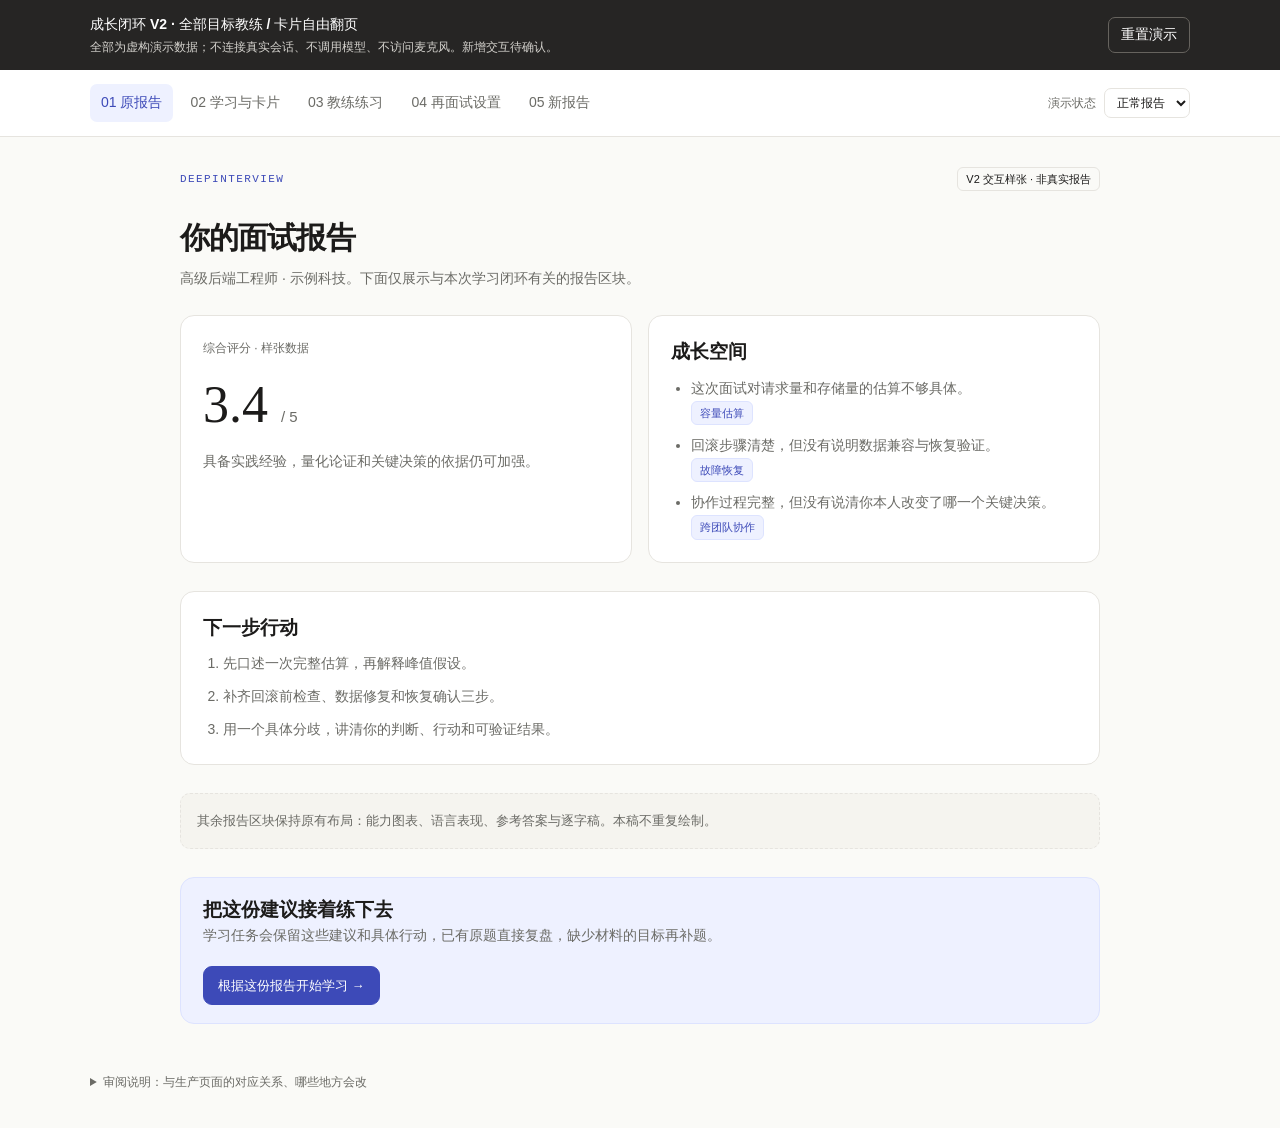
<file: design-mockups/d3-growth-loop.html>
<!doctype html>
<html lang="zh-CN">
<head>
  <meta charset="utf-8">
  <meta name="viewport" content="width=device-width, initial-scale=1">
  <meta name="color-scheme" content="light">
  <title>成长闭环 V2 · 全部目标教练 | DeepInterview</title>
  <style>
    :root {
      --paper:#fafaf7; --panel:#fff; --ink:#1c1b1a; --muted:#6b6b66; --line:#e6e4df;
      --accent:#4f5dd5; --strong:#3d4ab8; --soft:#eef1ff; --mid:#dde3ff;
      --ok:#1f7a5c; --ok-soft:#e8f3ec; --warn:#b4690e; --warn-soft:#fbf2e6;
      --danger:#b3372f; --danger-soft:#fff1ef; --radius:14px;
    }
    * { box-sizing:border-box; }
    body { margin:0; background:var(--paper); color:var(--ink); font:14px/1.7 -apple-system,BlinkMacSystemFont,"PingFang SC","Hiragino Sans GB",sans-serif; }
    button,input,textarea,select { font:inherit; }
    button,a,input,textarea,select,summary { -webkit-tap-highlight-color:transparent; }
    button { cursor:pointer; }
    button:disabled { cursor:not-allowed; opacity:.5; }
    button:focus-visible,a:focus-visible,input:focus-visible,textarea:focus-visible,select:focus-visible,summary:focus-visible { outline:3px solid var(--accent); outline-offset:3px; }
    a { color:var(--strong); text-underline-offset:4px; }
    h1,h2,h3,p { margin:0; }
    h1 { font-size:30px; font-weight:600; letter-spacing:-.03em; line-height:1.4; }
    h2 { font-size:19px; font-weight:600; line-height:1.5; }
    h3 { font-size:16px; font-weight:600; }
    small,.small { font-size:12px; }
    .muted { color:var(--muted); }
    .eyebrow { color:var(--strong); font:11px/1.5 ui-monospace,monospace; letter-spacing:.13em; }
    .review-bar { background:#262524; color:#fff; padding:13px 24px; }
    .review-inner { max-width:1100px; margin:auto; display:flex; gap:16px; align-items:center; justify-content:space-between; }
    .review-bar p { font-size:12px; color:#d3d1cc; }
    .review-bar strong { color:#fff; font-weight:550; }
    .review-bar button { color:#fff; border:1px solid #66635e; background:transparent; padding:5px 12px; border-radius:7px; white-space:nowrap; }
    .toolbar { background:var(--panel); border-bottom:1px solid var(--line); padding:14px 24px; }
    .toolbar-inner { max-width:1100px; margin:auto; display:flex; flex-wrap:wrap; align-items:center; justify-content:space-between; gap:12px; }
    .steps { display:flex; flex-wrap:wrap; gap:6px; }
    .steps button { border:0; background:transparent; color:var(--muted); border-radius:7px; padding:7px 11px; }
    .steps button[aria-current="page"] { color:var(--strong); background:var(--soft); }
    .scenario { display:flex; align-items:center; gap:8px; font-size:12px; color:var(--muted); }
    select { border:1px solid var(--line); border-radius:7px; padding:6px 8px; background:#fff; color:var(--ink); max-width:100%; }
    main { width:min(1100px,calc(100% - 48px)); margin:30px auto 48px; outline:none; }
    main.narrow { max-width:920px; }
    main.setup { max-width:720px; }
    .brand-row,.row { display:flex; align-items:center; justify-content:space-between; gap:14px; flex-wrap:wrap; }
    .brand-row { margin-bottom:26px; }
    .tag { display:inline-flex; align-items:center; border:1px solid var(--line); border-radius:6px; padding:3px 8px; font-size:11px; line-height:1.5; }
    .tag.ready { color:var(--ok); background:var(--ok-soft); border-color:#cfe6d6; }
    .tag.pending { color:var(--warn); background:var(--warn-soft); border-color:#efddc2; }
    .tag.failed { color:var(--danger); background:var(--danger-soft); border-color:#f1cec9; }
    .tag.accent { background:var(--soft); color:var(--strong); border-color:var(--mid); }
    .intro { margin:8px 0 24px; color:var(--muted); max-width:710px; }
    .panel { background:#fff; border:1px solid var(--line); border-radius:var(--radius); padding:22px; }
    .notice { border:1px solid var(--mid); border-radius:var(--radius); background:var(--soft); padding:18px 22px; }
    .notice.success { background:var(--ok-soft); border-color:#cfe6d6; }
    .notice.warning { background:var(--warn-soft); border-color:#efddc2; }
    .notice.error { background:var(--danger-soft); border-color:#f1cec9; }
    .stack { display:grid; gap:16px; }
    .section { margin-top:28px; }
    .section-head { margin-bottom:14px; }
    .split { display:grid; grid-template-columns:minmax(0,1.5fr) minmax(260px,1fr); gap:24px; align-items:start; }
    .two { display:grid; grid-template-columns:repeat(2,minmax(0,1fr)); gap:16px; }
    .actions { display:flex; flex-wrap:wrap; align-items:center; gap:9px; margin-top:18px; }
    .btn { display:inline-flex; align-items:center; justify-content:center; gap:7px; border:1px solid var(--line); border-radius:9px; padding:9px 14px; color:var(--ink); background:#fff; text-decoration:none; font-size:13px; line-height:1.5; }
    .btn:hover:not(:disabled) { border-color:var(--accent); }
    .btn.primary { color:#fff; background:var(--strong); border-color:var(--strong); }
    .btn.green { color:#fff; background:var(--ok); border-color:var(--ok); }
    .btn.link { padding:6px 0; background:transparent; border-color:transparent; color:var(--strong); }
    .task { position:relative; padding-left:58px; }
    .number { position:absolute; top:23px; left:20px; display:grid; place-items:center; width:25px; height:25px; background:var(--soft); border-radius:50%; color:var(--strong); font:12px ui-monospace,monospace; }
    .task .reason { margin-top:10px; color:var(--muted); font-size:13px; }
    .task .reason b { font-weight:500; color:var(--ink); }
    .task .material { display:flex; flex-wrap:wrap; align-items:center; gap:8px; margin-top:13px; font-size:12px; }
    .task.active { border-color:var(--accent); box-shadow:0 0 0 2px var(--soft); }
    .task .actions .primary { width:100%; }
    .task .actions .secondary { flex:1; }
    .feedback-line { border-top:1px solid var(--line); margin-top:14px; padding-top:12px; font-size:12px; color:var(--muted); }
    .feedback-line p + p { margin-top:6px; }
    .placeholder { border:1px dashed var(--line); background:#f5f4ef; padding:16px; border-radius:10px; color:var(--muted); font-size:13px; }
    .chat-bubble { background:var(--soft); border:1px solid var(--mid); padding:13px; border-radius:10px; margin:8px 0 15px; }
    .divider { border:0; border-top:1px solid var(--line); margin:20px 0; }
    .card-shell { max-width:790px; margin:auto; }
    .flashcard { text-align:center; padding:28px; min-height:260px; display:flex; flex-direction:column; justify-content:center; align-items:center; }
    .flashcard .question { font-size:19px; line-height:1.8; max-width:610px; margin:22px 0; }
    .flashcard .answer { max-width:620px; text-align:left; font-size:15px; line-height:1.9; margin:20px 0; white-space:pre-line; }
    .ratings { display:grid; grid-template-columns:repeat(4,1fr); gap:9px; border-top:1px solid var(--line); padding-top:18px; margin-top:18px; width:100%; }
    .ratings button { padding:10px 6px; }
    .card-nav { width:100%; margin-top:18px; }
    .goal-list { display:grid; grid-template-columns:repeat(3,minmax(0,1fr)); gap:10px; margin-top:16px; }
    .goal-item { border:1px solid var(--line); border-radius:10px; padding:14px; background:#fff; }
    .goal-item.current { border-color:var(--ok); background:var(--ok-soft); }
    .goal-item p { margin:7px 0; font-size:12px; color:var(--muted); }
    .coach-summary { scroll-margin-top:20px; }
    @media(max-width:600px) { .goal-list { grid-template-columns:1fr; } }
    .check { display:grid; place-items:center; width:44px; height:44px; border-radius:50%; background:var(--ok-soft); color:var(--ok); font-size:23px; margin-bottom:16px; }
    .coach-banner { background:var(--ink); color:#fff; border-radius:var(--radius); padding:24px; }
    .coach-banner p { color:#cfcdc6; font-size:13px; margin-top:5px; }
    .coach-grid { display:grid; grid-template-columns:minmax(0,1fr) minmax(0,1fr); gap:18px; }
    .stage { min-height:345px; background:#242825; color:#fff; border-radius:var(--radius); display:flex; flex-direction:column; justify-content:center; align-items:center; padding:25px; }
    .stage p { color:#c5cfc8; font-size:12px; }
    .avatar { width:112px; height:132px; margin:18px 0; }
    .transcript { min-height:345px; max-height:450px; overflow-y:auto; }
    .utterance { margin-top:13px; }
    .utterance p { font-size:13px; padding:12px; background:var(--ok-soft); border-radius:9px; }
    .utterance.user p { background:#f5f4ef; }
    .field label { display:block; font-weight:500; margin-bottom:8px; }
    .field input:not([type="checkbox"]),.field textarea { width:100%; border:1px solid var(--line); border-radius:9px; background:#fff; padding:11px 12px; color:var(--ink); }
    .field textarea { resize:vertical; min-height:90px; }
    .field .small { display:block; margin-top:6px; }
    .language-options { display:flex; gap:8px; margin:12px 0; }
    .language-options button[aria-pressed="true"] { background:var(--soft); border-color:var(--accent); color:var(--strong); }
    .score { font:52px/1.3 Georgia,serif; margin:12px 0; }
    .score small { font:15px -apple-system,sans-serif; color:var(--muted); }
    .bullets { margin:10px 0 0; padding-left:20px; color:var(--muted); }
    .bullets li + li { margin-top:9px; }
    .empty { padding:42px 24px; text-align:center; }
    .empty .actions { justify-content:center; }
    .source { max-width:1100px; width:calc(100% - 48px); margin:0 auto 35px; font-size:12px; color:var(--muted); }
    .source summary { cursor:pointer; }
    .source code { overflow-wrap:anywhere; color:var(--strong); font-size:11px; }
    .source p { margin-top:9px; }
    .prototype-path { overflow-wrap:anywhere; margin:12px 0; font:11px/1.6 ui-monospace,monospace; color:var(--muted); }
    .toast { position:fixed; bottom:20px; left:50%; transform:translateX(-50%); max-width:calc(100% - 32px); background:var(--ink); color:#fff; padding:12px 20px; border-radius:9px; box-shadow:0 8px 30px #0002; z-index:5; font-size:13px; }
    [hidden] { display:none !important; }
    @media(max-width:800px) { .split,.coach-grid { grid-template-columns:1fr; } .split > aside { order:2; } .toolbar-inner { align-items:flex-start; } }
    @media(max-width:540px) {
      main { width:calc(100% - 28px); margin-top:22px; } .review-bar,.toolbar { padding:12px 14px; }
      .review-inner { align-items:flex-start; gap:10px; } .review-bar p { font-size:11px; }
      .steps { gap:3px; } .steps button { padding:6px 8px; font-size:12px; }
      .two { grid-template-columns:1fr; } h1 { font-size:26px; } .panel { padding:18px; }
      .task { padding-left:49px; } .number { left:15px; top:20px; }
      .task .actions .secondary { flex-basis:100%; } .flashcard { padding:22px 16px; }
      .flashcard .question { font-size:17px; } .actions > .btn { max-width:100%; }
      .source { width:calc(100% - 28px); } .stage { min-height:250px; }
    }
  </style>
</head>
<body>
  <div class="review-bar">
    <div class="review-inner">
      <div><strong>成长闭环 V2 · 全部目标教练 / 卡片自由翻页</strong><p>全部为虚构演示数据；不连接真实会话、不调用模型、不访问麦克风。新增交互待确认。</p></div>
      <button type="button" id="reset">重置演示</button>
    </div>
  </div>
  <div class="toolbar">
    <div class="toolbar-inner">
      <nav class="steps" aria-label="样张页面切换">
        <button type="button" data-page="report">01 原报告</button>
        <button type="button" data-page="prep">02 学习与卡片</button>
        <button type="button" data-page="coach">03 教练练习</button>
        <button type="button" data-page="setup">04 再面试设置</button>
        <button type="button" data-page="result">05 新报告</button>
      </nav>
      <label class="scenario">演示状态 <select id="scenario" aria-label="切换演示状态"></select></label>
    </div>
  </div>
  <noscript><p class="panel">此离线样张需要启用 JavaScript 才能演示页面切换与卡片练习。不会发送网络请求。</p></noscript>
  <main id="app" tabindex="-1"></main>
  <details class="source">
    <summary>审阅说明：与生产页面的对应关系、哪些地方会改</summary>
    <p>本稿只演示本次新增或调整的局部，不是整页删减稿。原报告的图表、参考答案、逐字稿和设置页设备检测保持原功能；所有分数、题目与反馈均为样张数据。</p>
    <p>报告入口与来源对比：<code>apps/web/app/report/[id]/page.tsx</code>、<code>components/report/strengths-gaps.tsx</code>。调整成长建议来源和备考入口，新报告增加来源与目标能力对比。</p>
    <p>改造幅度最大的是学习任务：<code>components/prep/study-plan.tsx</code>、<code>components/prep/flashcards.tsx</code>。保留计划与知识问答双栏，任务按钮移至卡片底部，材料状态与教练反馈分开显示。</p>
    <p>教练页：<code>components/prep/socratic-cta.tsx</code>、<code>components/interview/coach-room.tsx</code>。保留绿色教练间和手动判停，默认纳入本报告全部目标；任务入口只决定从哪里开始，支持中途换项、继续深入和分目标反馈。</p>
    <p>设置页：<code>components/setup/setup-form.tsx</code>。保留简历 → JD → 公司 → 语言 → 人设 → 设备检查的顺序，语言沿用当前分段按钮，增加重点确认和原资料复用。</p>
    <p>布局备选：若任务卡三个入口显得拥挤，可把“再面试，重点练此项”改成任务底部的文字链接；功能与跳转不变。本稿先展示三个入口都可见的版本。</p>
    <p>演示范围：卡片上一张/下一张、翻面与四档自评；教练自动带上全部目标、基础追问后转到下一项、手动切换与深入、提前结束后的分目标反馈。自由浏览和跳过目标都不算练习完成。</p>
    <p>教练样张用每项两次预设回答演示自动转场，另有一次深入回答；真实教练的转场将根据对话决定，不以固定轮数判定掌握。材料失败重试、设置取消重点与新报告对比沿用原样张。异步结果用本地计时器模拟，不调用真实模型或语音。</p>
  </details>
  <div id="toast" class="toast" role="status" hidden></div>
  <script>
    "use strict";
    // 离线样张的状态完全隔离，不读取生产会话或生产 localStorage。
    const STORAGE_KEY = "deepinterview:mockup:growth-loop:v1";
    const SESSION_ID = "mock-interview-01";
    const modules = [
      {
        id:"capacity", title:"容量估算：把假设说成数字", competency:"容量估算", score:"2.5",
        reason:"这次面试对请求量和存储量的估算不够具体。", action:"先口述一次完整估算，再解释峰值假设。",
        cards:[
          {id:"capacity-1", source:"面试复盘题", q:"日活 2,000 万，人均每天读取 20 次。平均读 QPS 是多少？为什么不能据此直接确定容量？", a:"先算总请求：2,000 万 × 20 = 4 亿次/天。\n平均 QPS 约为 4 亿 ÷ 86,400 ≈ 4,630。\n容量还要考虑峰值、热点、重试与冗余；峰值系数需要结合流量曲线验证，不能只报一个平均值。"},
          {id:"capacity-2", source:"面试复盘题", q:"缓存命中率从 90% 降到 80%，在总读流量不变时，数据库承受的流量会怎样变化？", a:"回源比例从 10% 增至 20%，数据库流量翻倍。\n继续说明：观察热点分布、缓存失效时间与数据库余量；用限流和分批预热保护回源链路，并验证峰值条件。"}
        ],
        opening:"我们先看容量估算。为什么平均请求量不能直接作为容量上限？",
        followupReply:"没有曲线时，我会明确说明峰值系数是待验证假设，再通过压测和上线监控校准，而不是把假设说成测量结果。",
        deepenPrompt:"如果峰值总量估对了，但流量集中在少数热点，你还会检查什么？",
        deepenReply:"我会检查热点分布、单分片与单实例余量，按局部最坏情况压测，不能只看集群总容量。",
        reply:"因为会有流量高峰。我会先看流量曲线，再给出峰值系数和冗余。",
        followup:"如果暂时没有流量曲线，你会如何说明这个系数的依据，又准备怎样验证它？",
        feedback:"已经能区分平均值与峰值；峰值系数还需要补上可验证的依据。"
      },
      {
        id:"recovery", title:"故障恢复：说明回滚的代价", competency:"故障恢复", score:"3.0",
        reason:"回滚步骤清楚，但没有说明数据兼容与恢复验证。", action:"补齐回滚前检查、数据修复和恢复确认三步。",
        cards:[
          {id:"recovery-1", source:"针对性练习题", q:"新版本写入了旧版本不认识的数据结构，还能直接回滚吗？", a:"不能只回滚应用。先判断数据是否向后兼容，必要时停止新格式写入，并选择兼容补丁或数据迁移，再验证旧版本的读写链路。"},
          {id:"recovery-2", source:"针对性练习题", q:"接口错误率恢复正常后，还需要检查什么？", a:"检查积压任务、数据一致性、支付或订单等关键业务结果，确认延迟与吞吐恢复，不能只以错误率下降判定恢复完成。"},
          {id:"recovery-3", source:"针对性练习题", q:"怎样判断应该回滚，还是继续修复？", a:"比较故障影响面、修复和回滚所需时间、数据兼容风险及回退验证成本；明确决策人和停止条件，避免无期限在线试错。"}
        ],
        opening:"我们看故障恢复。如果新版本已写入旧格式不兼容的数据，你还会立即回滚吗？",
        followupReply:"我会核对订单和支付结果、积压任务及数据一致性，再结合延迟、吞吐确认业务恢复。",
        deepenPrompt:"如果错误率正常，但积压任务还在增加，你会怎样安排恢复顺序？",
        deepenReply:"先控制新增压力，再确认消费者瓶颈并分批恢复积压；每一步都观察延迟和关键业务结果，避免二次冲击。",
        reply:"不会。我会先确认兼容性，停止新的错误写入，再选择迁移或兼容补丁。",
        followup:"你会用哪些业务指标证明恢复完成，而不仅是错误率下降？",
        feedback:"能识别数据兼容风险，建议进一步补充关键业务恢复指标。"
      },
      {
        id:"leadership", title:"项目推进：把个人影响讲具体", competency:"跨团队协作", score:"3.5",
        reason:"协作过程完整，但没有说清你本人改变了哪一个关键决策。", action:"用一个具体分歧，讲清你的判断、行动和可验证结果。",
        cards:[
          {id:"leadership-1", source:"针对性练习题", q:"讲一个跨团队分歧：你提出了什么不同判断？", a:"先交代共同目标和分歧，再说明你的证据与选择。区分团队集体行动和你个人推动的关键变化，不只描述开了多少次会。"},
          {id:"leadership-2", source:"针对性练习题", q:"如何证明协调工作产生了效果？", a:"给出前后的可比事实，例如交付周期、事故数量或决策等待时间。说明其他影响因素，避免将所有改善归因于自己。"},
          {id:"leadership-3", source:"针对性练习题", q:"如果对方仍然不同意，你会怎样推进？", a:"确认共同目标，缩小争议到可验证假设；提出有边界的试验，约定指标、风险与决策时点，必要时通过清晰机制升级决策。"}
        ],
        opening:"我们看跨团队协作。请挑一个关键决策，说明你的证据改变了什么。",
        followupReply:"原计划会等待两个团队分别评估。我推动联合试验，在约定时间得到同一组数据，决策等待从两周缩短到三天；这些数字是样张示例。",
        deepenPrompt:"如果试验结果仍不能让双方达成一致，你会怎样推进？",
        deepenReply:"我会拆开事实分歧和目标分歧，明确剩余风险与决策权，约定下一次验证或升级决策的时间，避免继续无期限争论。",
        reply:"我把双方争论转成一次有明确指标的小范围试验，并约定了决策时间。",
        followup:"如果没有你的推动，原计划会怎样？有什么事实可以支持这个差别？",
        feedback:"能讲清个人行动，还需要用结果对照说明个人影响。"
      }
    ];
    const $ = (selector) => document.querySelector(selector);
    const escape = (value) => String(value).replace(/[&<>"']/g, (c) => ({"&":"&amp;","<":"&lt;",">":"&gt;",'"':"&quot;","'":"&#39;"}[c]));
    const byId = (id) => modules.find((m) => m.id === id);
    const initialForm = {cv:"示例候选人：后端工程师，负责交易与消息系统的设计、容量规划及稳定性治理。此处模拟沿用上一场简历原文。", jd:"高级后端工程师：负责核心服务架构与稳定性，要求具备系统设计、容量规划及跨团队协作经验。", company:"示例科技"};
    const state = {
      scenario:"ready", material:Object.fromEntries(modules.map((m) => [m.id,"ready"])),
      feedback:{}, rated:{}, flipped:false, cardId:null, cardScope:null, browseCompleted:false,
      coach:null, coachRun:0, lastCoach:null, focus:true, language:"zh", mixed:false,
      form:{...initialForm},
      timers:[], revision:0, newInterview:null
    };
    try {
      const saved = JSON.parse(localStorage.getItem(STORAGE_KEY) || "{}");
      if (saved && typeof saved === "object" && !Array.isArray(saved)) {
        for (const m of modules) for (const c of m.cards) {
          if (["忘了","困难","记住","容易"].includes(saved[c.id])) state.rated[c.id] = saved[c.id];
        }
      }
    } catch { /* 浏览器禁用本地存储时，样张仍能在当前页面完成演示。 */ }
    function saveRatings() {
      try { localStorage.setItem(STORAGE_KEY, JSON.stringify(state.rated)); }
      catch { toast("浏览器未允许保存，复习进度仅在本次打开期间有效。"); }
    }
    function later(fn, ms = 1800) {
      const revision = state.revision;
      state.timers.push(setTimeout(() => { if (revision === state.revision) fn(); }, ms));
    }
    function clearTimers() {
      state.timers.forEach(clearTimeout); state.timers = []; state.revision += 1;
    }
    function route() {
      const params = new URLSearchParams(location.hash.slice(1));
      const pages = ["report","prep","coach","setup","result"];
      return {page:pages.includes(params.get("page")) ? params.get("page") : "report", module:byId(params.get("module"))?.id || null, area:params.get("area")};
    }
    function go(page, module = null, area = null) {
      const params = new URLSearchParams({page, session:SESSION_ID});
      if (module) params.set("module", module);
      if (area) params.set("area", area);
      state.flipped = false;
      if (location.hash === `#${params}`) render(true); else location.hash = params.toString();
    }
    const button = (label, action, cls = "", attrs = "") => `<button type="button" class="btn ${cls}" data-action="${action}" ${attrs}>${label}</button>`;
    function toast(text) {
      $("#toast").textContent = text; $("#toast").hidden = false;
      later(() => { $("#toast").hidden = true; }, 2800);
    }
    function header() {
      return `<div class="brand-row"><span class="eyebrow">DEEPINTERVIEW</span><span class="tag">V2 交互样张 · 非真实报告</span></div>`;
    }
    function pageIntro(title, text) { return `${header()}<h1>${title}</h1><p class="intro">${text}</p>`; }
    function footerActions(id) {
      return `<div class="actions">${button("让教练从此项开始 →","coach","green",`data-id="${id}"`)}${button("再面试，重点练此项","setup","",`data-id="${id}"`)}</div>`;
    }
    function renderReport() {
      return `${pageIntro("你的面试报告", "高级后端工程师 · 示例科技。下面仅展示与本次学习闭环有关的报告区块。")}
        <div class="two"><div class="panel"><p class="muted small">综合评分 · 样张数据</p><p class="score">3.4 <small>/ 5</small></p><p class="muted">具备实践经验，量化论证和关键决策的依据仍可加强。</p></div>
        <div class="panel"><h2>成长空间</h2><ul class="bullets">${modules.map((m) => `<li>${m.reason}<br><span class="tag accent">${m.competency}</span></li>`).join("")}</ul></div></div>
        <section class="panel section"><h2>下一步行动</h2><ol class="bullets">${modules.map((m) => `<li>${m.action}</li>`).join("")}</ol></section>
        <div class="placeholder section">其余报告区块保持原有布局：能力图表、语言表现、参考答案与逐字稿。本稿不重复绘制。</div>
        <section class="notice section"><h2>把这份建议接着练下去</h2><p class="muted">学习任务会保留这些建议和具体行动，已有原题直接复盘，缺少材料的目标再补题。</p><div class="actions">${button("根据这份报告开始学习 →","prep","primary")}</div></section>`;
    }
    function renderFeedback(m) {
      const f = state.feedback[m.id];
      if (state.lastCoach && !state.lastCoach.steps[m.id]) return `<div class="feedback-line"><span class="tag">本次尚未练习</span><p>${state.lastCoach.material[m.id] !== "ready" ? "结束时材料未就绪，没有对本项作出判断。" : "本次没有提交该项回答，不评价掌握程度。"}</p></div>`;
      if (!f) return `<div class="feedback-line">教练反馈：尚未进行教练练习</div>`;
      if (f.status === "pending") return `<div class="feedback-line" role="status"><span class="tag pending">反馈整理中</span><p>本轮已结束，正在等待本次结果。原面试成绩不变。</p></div>`;
      if (f.status === "failed") return `<div class="feedback-line" role="status"><span class="tag failed">本次反馈未保存</span><p>暂不展示旧反馈作为本次结果。${button("重新查询反馈","feedback-retry","link",`data-id="${m.id}"`)}</p></div>`;
      return `<div class="feedback-line" role="status"><span class="tag accent">教练判断：仍需练习</span><p>${f.partial ? "只完成初步回答，追问尚未展开完。" : ""}${m.feedback}</p><p>仅为本次引导练习反馈，不改变原面试的 ${m.score} / 5 分。</p></div>`;
    }
    function renderTask(m, index, active) {
      const status = state.material[m.id];
      const ready = status === "ready";
      const labels = {ready:`${m.cards.length} 张卡片已就绪`, pending:"正在准备练习题", failed:"练习题准备失败"};
      const rated = m.cards.filter((c) => state.rated[c.id]).length;
      return `<article class="panel task ${active === m.id ? "active" : ""}"><span class="number">${index + 1}</span>
        <div class="row"><h3>${m.title}</h3><span class="tag">原面试 ${m.score} / 5</span></div>
        <p class="reason"><b>为什么练：</b>${m.reason}</p><p class="reason"><b>怎么练：</b>${m.action}</p>
        <div class="material"><span class="tag ${status}">${labels[status]}</span>${ready ? `<span class="muted">本轮已复习 ${rated} / ${m.cards.length}</span>` : ""}${status === "failed" ? button("重试","retry","link",`data-id="${m.id}"`) : ""}</div>
        ${!ready ? `<p class="small muted">${status === "failed" ? "其他任务仍可使用；本项材料不会替换成示例题。" : "准备好后即可学习；也可以直接进入再面试设置。"}</p>` : ""}
        <div class="actions">${button(ready ? "开始学习 →" : "材料未就绪","learn","primary",`data-id="${m.id}" ${ready ? "" : "disabled"}`)}
        ${button("让教练从此项开始","coach","secondary",`data-id="${m.id}" ${ready ? "" : "disabled"}`)}${button("再面试，重点练此项","setup","secondary",`data-id="${m.id}"`)}</div>${renderFeedback(m)}</article>`;
    }
    function studyCards(active) {
      const targets = byId(active) ? [byId(active)] : modules;
      return targets.filter((m) => state.material[m.id] === "ready").flatMap((m) => m.cards.map((c) => ({...c,module:m.id})));
    }
    function renderCards(active) {
      const m = byId(active);
      const cards = studyCards(active);
      if (state.cardScope !== active) { state.cardId = null; state.cardScope = active; state.browseCompleted = false; state.flipped = false; }
      const allDone = cards.length > 0 && cards.every((c) => state.rated[c.id]);
      const current = cards.find((c) => c.id === state.cardId) || cards.find((c) => !state.rated[c.id]) || cards[0];
      state.cardId = current?.id || null;
      const heading = m ? `当前练习：${m.competency}` : "本场面试的全部学习卡片";
      let content;
      if (m && state.material[m.id] !== "ready") {
        content = `<div class="panel empty"><h3>${state.material[m.id] === "failed" ? "练习题准备失败" : "正在准备练习题"}</h3><p class="muted">学习目标已保留，不会切换到示例题。</p>${state.material[m.id] === "failed" ? `<div class="actions">${button("重试本模块","retry","primary",`data-id="${m.id}"`)}</div>` : ""}</div>`;
      } else if (!cards.length) {
        content = `<div class="panel empty"><h3>练习材料尚未就绪</h3><p class="muted">就绪的卡片会显示在这里，这不代表已经复习完毕。</p></div>`;
      } else if (allDone && !state.browseCompleted) {
        const pending = !m && modules.some((target) => state.material[target.id] !== "ready");
        content = `<div class="panel flashcard"><span class="check">✓</span><h2>${pending ? "当前可用卡片已复习" : "本轮卡片复习完成"}</h2><p class="muted">${pending ? "另有模块材料未就绪，请查看上方准备状态。" : "已经看过答案不等于掌握，接下来可以开口推演或在完整面试中验证。"}</p>${m ? footerActions(m.id) : `<div class="actions">${button("让教练带我练全部目标","coach","green")}${button("选择再面试的重点","choose-setup")}</div>`}<div class="actions">${button("回看卡片（不重置进度）","browse-cards","link")}</div><p class="small muted" style="margin-top:14px">自评仅用于复习，不改变面试分数或教练掌握度。</p></div>`;
      } else {
        const cm = byId(current.module);
        const done = cards.filter((c) => state.rated[c.id]).length;
        const position = cards.findIndex((c) => c.id === current.id);
        content = `<div class="panel flashcard"><div class="row" style="width:100%"><span class="small muted">卡片 ${position + 1} / ${cards.length} · ${cm.competency}</span><span class="tag ${current.source === "面试复盘题" ? "accent" : "ready"}">${current.source}</span></div>
          <p class="small muted">本轮已自评 ${done} / ${cards.length}${state.rated[current.id] ? ` · 此卡已选“${state.rated[current.id]}”` : " · 此卡尚未自评"}</p>
          ${state.flipped ? `<p class="answer">${current.a}</p>` : `<p class="question">${current.q}</p>`}
          ${button(state.flipped ? "返回问题" : "翻面查看参考答案","flip")}
          <div class="row card-nav">${button("← 上一张","card-prev","",position === 0 ? "disabled" : "")}${button("下一张 →","card-next","",position === cards.length - 1 ? "disabled" : "")}</div>
          <p class="small muted">自由浏览不计入复习完成；自评后自动转到下一张未自评的卡片。</p>
          <div class="ratings">${["忘了","困难","记住","容易"].map((rating) => button(rating,"rate","",`data-id="${current.id}" data-rating="${rating}" ${state.flipped ? "" : "disabled"}`)).join("")}</div>
          <p class="small muted" style="margin-top:12px">${state.flipped ? "请选择记忆情况。样张只演示本轮流转，真实间隔沿用原有复习算法。" : "可以直接切换卡片；需要自评时，再翻面看答案。"}</p>${allDone ? button("返回本轮完成页","card-summary","link") : ""}</div>`;
      }
      return `<section id="cards" class="section" tabindex="-1"><div class="row section-head"><div><p class="eyebrow">REVIEW</p><h2>记忆卡片</h2><p class="muted small">${heading}</p></div>${m ? button("返回全部卡片","all-cards","link") : ""}</div><div class="card-shell">${content}</div></section>`;
    }
    function renderPrep(r) {
      const intro = pageIntro("按这份报告，继续练习", "先学习，再开口推演，最后用一场完整面试验证。你也可以直接找教练，或直接再面试。");
      const source = `<div class="notice row"><div><p>关联面试：高级后端工程师 · 示例科技</p><p class="small muted">面试编号 ${SESSION_ID} · 样张模拟关联，不是真实历史数据</p></div>${button("查看原报告 ↗","report","link")}</div>`;
      if (["no-session","unavailable","empty","normalize-failed"].includes(state.scenario)) {
        const copy = {
          "no-session":["先选择一份面试报告","这里还没有关联面试。完成面试后，从报告进入即可生成学习任务。"],
          "unavailable":["暂时无法读取这场面试","可能是服务暂不可用或会话已失效，不会展示示例来代替本场数据。"],
          "empty":["本次未发现需要安排的成长目标","没有待安排的学习任务，不生成空白或模拟卡片。你仍可以重新进行普通完整面试。"],
          "normalize-failed":["学习目标暂未整理完成","原报告和分数仍然保留，只重试建议关联，不重新评分。"]
        }[state.scenario];
        return `${intro}${state.scenario === "no-session" ? "" : source}<section class="panel empty section"><h2>${copy[0]}</h2><p class="muted">${copy[1]}</p><div class="actions">${button(state.scenario === "no-session" ? "选择面试报告" : "查看原报告","report")}${button(state.scenario === "empty" ? "开始普通面试" : state.scenario === "no-session" ? "查看示例" : "重试","recover","primary")}</div></section>`;
      }
      return `${intro}${source}${renderCoachSummary()}<div class="split section"><section><div class="section-head"><h2>学习计划</h2><p class="muted small">3 个成长目标 · 按原面试表现安排，不限于低分项</p></div><div class="stack">${modules.map((m,i) => renderTask(m,i,r.module)).join("")}</div></section>
        <aside class="stack"><section class="panel"><p class="eyebrow">LEARNING GUIDE</p><h2 style="margin-top:8px">知道怎么答，再验证能否答出</h2><ol class="bullets"><li>卡片：复盘问题与参考答案。</li><li>教练：自动带上全部目标，逐项追问，也可以随时换项。</li><li>完整面试：提高该项占比，不提供教学提示。</li></ol><hr class="divider"><p class="small muted">三种状态分开记录：原面试分数、卡片自评、教练反馈。不会因翻完卡片就自动判定掌握。</p></section>
        <section class="panel"><h2>问你的教练</h2><p class="muted small">保留现有知识问答区，本轮不重做。</p><div class="chat-bubble">可查询知识点；需要开口推演时，直接开始苏格拉底练习。任务里的“让教练从此项开始”只调整起点，其他目标仍会纳入。</div><div class="placeholder">原有输入框与知识检索功能保留。此局部样张不模拟检索回答。</div></section></aside></div>
        ${renderCards(r.module)}<section class="coach-banner section row"><div><h2>开口推演，而不是被评分</h2><p>自动包含本报告全部 3 个目标，无需选择；按需要逐项练习，随时可以结束。</p></div>${button("开始苏格拉底练习 →","coach")}</section>`;
    }
    function nextCoachGoal(c) {
      const start = c.order.indexOf(c.active);
      return [...c.order.slice(start + 1), ...c.order.slice(0, start + 1)].find((id) => id !== c.active && state.material[id] === "ready" && (c.steps[id] || 0) < 2) || null;
    }
    function coachLine(c, id, text, user = false) { c.log.push({id,text,user}); }
    function switchCoachGoal(c, id) {
      c.recording = false; c.active = id;
      if (id) {
        const m = byId(id), step = c.steps[id] || 0;
        coachLine(c,id,`${step ? "继续" : "现在练习"}${m.competency}。${step === 0 ? m.opening : step === 1 ? m.followup : m.deepenPrompt}`);
      }
    }
    function newCoach(entry) {
      const order = [...(entry ? [entry] : []), ...modules.map((m) => m.id).filter((id) => id !== entry)];
      const c = {run:++state.coachRun, entry, order, active:null, steps:{}, deepen:{}, recording:false, ended:false, log:[]};
      coachLine(c,null,`本次自动包含${modules.map((m) => m.competency).join("、")}。我们逐项推演，你可以随时换项或结束，不要求一次练完。`);
      switchCoachGoal(c,order.find((id) => state.material[id] === "ready") || null);
      return c;
    }
    function renderCoachSummary() {
      const c = state.lastCoach;
      if (!c) return "";
      const practiced = c.order.filter((id) => c.steps[id] > 0).length;
      return `<section id="coach-feedback" class="panel section coach-summary" tabindex="-1"><h2>本次教练练习反馈</h2><p class="muted">纳入 ${c.order.length} 个目标，实际回答 ${practiced} 项；没有回答的目标不评价掌握程度。</p><div class="goal-list">${c.order.map((id) => `<div class="goal-item"><h3>${byId(id).competency}</h3>${renderFeedback(byId(id))}</div>`).join("")}</div><div class="actions">${button("再练一轮（包含全部目标）","coach","green")}</div></section>`;
    }
    function renderCoach(r) {
      if (["no-session","unavailable","empty","normalize-failed"].includes(state.scenario)) return `${pageIntro("暂时无法开始教练练习", "需要先关联面试并准备真实学习目标，不会用示例目标代替缺失数据。")}${button("返回学习计划","prep")}`;
      if (!state.coach || state.coach.entry !== r.module || state.coach.ended) state.coach = newCoach(r.module);
      const c = state.coach;
      if (!c.active) { const next = nextCoachGoal(c); if (next) switchCoachGoal(c,next); }
      const m = byId(c.active), step = c.steps[c.active] || 0;
      const waiting = c.order.filter((id) => state.material[id] !== "ready").length;
      const practiced = c.order.filter((id) => c.steps[id] > 0).length;
      return `${pageIntro("苏格拉底练习 · 全部成长目标", "无需逐项选择。教练自动安排顺序；从任务卡进入时先练该项，其他目标仍然包含在内。")}
        <section class="notice success"><div class="row"><h2>当前：${m ? m.competency : "暂无待继续的可用目标"}</h2><span class="tag">已回答 ${practiced} / ${c.order.length} 项 · 不等于掌握</span></div><p class="small muted">${m ? m.reason : waiting ? "部分材料尚未就绪，可以返回备考页处理，或结束本轮；不会将等待中的目标标记为已练。" : "可用目标已完成基础推演，你可以回到某一项深入，或结束并查看反馈。"}</p>
        <div class="goal-list">${c.order.map((id) => {
          const target = byId(id), ready = state.material[id] === "ready", count = c.steps[id] || 0;
          const label = !ready ? (state.material[id] === "failed" ? "材料准备失败" : "材料准备中") : id === c.active ? "正在练习" : count >= 3 ? "基础与深入已演示" : count >= 2 ? "已推演 · 可深入" : count ? "已回答 · 待继续" : "尚未练习";
          return `<div class="goal-item ${id === c.active ? "current" : ""}"><h3>${target.competency}</h3><p>${label}</p>${button(id === c.active ? "当前目标" : "切到此项","switch-goal","",`data-id="${id}" ${!ready || id === c.active ? "disabled" : ""}`)}${state.material[id] === "failed" ? button("重试材料","retry","link",`data-id="${id}"`) : ""}</div>`;
        }).join("")}</div><p class="small muted" style="margin-top:12px">所有目标都在本场范围内；切换或跳过不会算作完成。${waiting ? `${waiting} 项材料未就绪，先练其他项。` : ""}</p></section>
        <div class="coach-grid section"><div class="stage"><span class="tag">苏格拉底教练 · 语音布局示意</span><svg class="avatar" viewBox="0 0 112 132" aria-hidden="true"><circle cx="56" cy="40" r="26" fill="#8eaa99"/><path d="M10 128c0-40 20-58 46-58s46 18 46 58" fill="#6f8e7b"/></svg><h2>${c.recording ? "模拟录音中…" : m ? "轮到你思考" : "可以结束或回看某一项"}</h2><p>数字人占位 · 不加载音视频，不开启设备</p></div>
        <section class="panel transcript"><h2>本场对话 · 保留各目标记录</h2>${c.log.map((line) => `<div class="utterance ${line.user ? "user" : ""}"><span class="small muted">${line.user ? "你的示例回答" : "教练"}${line.id ? ` · ${byId(line.id).competency}` : ""}</span><p>${escape(line.text)}</p></div>`).join("")}<p class="small muted" style="margin-top:16px">样张每项两次预设回答后演示自动转场；这不是固定教学轮数或掌握判定。</p></section></div>
        <section class="panel section"><p class="small muted">${c.recording ? "点击“我说完了”提交示例回答。切换目标会取消本次未提交录音，不产生评价。" : m && step >= 3 ? "此项的基础与深入预设回答已演示，可换项或结束。" : "可以继续回答，也可以说“换下一个”或“这一项再深入一点”；样张用下面的按钮演示。"}</p>
        <div class="actions">${button("开始模拟录音","record","green",`${!m || c.recording || step >= 3 ? "disabled" : ""}`)}${button("我说完了","speak","",`${!c.recording ? "disabled" : ""}`)}${button("换下一个目标","next-goal","",`${!nextCoachGoal(c) ? "disabled" : ""}`)}${button(m && c.deepen[m.id] ? "已选择继续深入（可取消）" : "这一项再深入一点","deepen-goal","",`${!m || step >= 2 ? "disabled" : ""}`)}${button("结束本轮，查看分目标反馈","end-coach")}</div></section>`;
    }
    function renderSetup(r) {
      const m = byId(r.module);
      const focused = m && state.focus;
      const sourceMissing = state.scenario === "source-missing";
      return `${pageIntro("设置下一场完整面试", "先确认重点与资料，再创建新面试。上一场报告和学习材料不会被覆盖。")}
        <section class="notice"><h2>${focused ? `本次面试重点：${m.competency}` : "本次为普通完整面试"}</h2><p class="muted">${focused ? "提高这一项的考查比例，同时保留其他岗位能力；不是短场测试。" : "不指定重点能力，仍按正常岗位要求组织问题。"}</p>${m ? `<div class="actions">${button(focused ? "取消重点，改为普通面试" : `恢复重点：${m.competency}`,"toggle-focus","link")}${button("返回原学习任务","return-module","link",`data-id="${m.id}"`)}</div>` : ""}</section>
        ${sourceMissing ? `<div class="notice error section" role="status"><h3>上次资料暂不可读取</h3><p>重点能力已保留，请补充简历与岗位原文后再开始。不会自动填入示例资料。</p></div>` : ""}
        <form id="setup-form" class="stack section"><section class="panel field"><label for="cv">你的简历</label><div class="tag ${sourceMissing ? "failed" : "ready"}">${sourceMissing ? "需要重新提供资料" : "模拟沿用上一场资料 · 可修改"}</div><p class="small muted" style="margin:10px 0">正式页面保留 PDF / DOCX 上传和文本粘贴。本样张仅编辑虚构文本，不读取本机简历。</p><textarea id="cv" name="cv" rows="4" required>${escape(state.form.cv)}</textarea></section>
        <section class="panel field"><label for="jd">岗位描述</label><textarea id="jd" name="jd" rows="4" required>${escape(state.form.jd)}</textarea></section>
        <section class="panel field"><label for="company">目标公司（选填）</label><input id="company" name="company" value="${escape(state.form.company)}"></section>
        <section class="panel"><h2>面试语言</h2><div class="language-options">${button("中文","language","",`data-language="zh" aria-pressed="${state.language === "zh"}"`)}${button("English","language","",`data-language="en" aria-pressed="${state.language === "en"}"`)}</div><label><input type="checkbox" name="mixed" ${state.mixed ? "checked" : ""}> 允许中英文混答</label></section>
        <section class="panel"><h2>面试官人设与设备检查</h2><p class="muted small">保持现有选择和检查流程，不在本样张启用麦克风。</p><div class="placeholder" style="margin-top:12px">原有人设卡片 → 麦克风检查，顺序不变。</div></section>
        <div><button class="btn primary" type="submit">开始完整面试 →</button><p class="small muted" style="margin-top:9px">样张只打开准备确认，不创建真实会话，不调用模型。${state.language === "en" ? "正式面试、题目与报告将使用英文；本样张说明保持中文。" : ""}</p></div></form>`;
    }
    function renderResult(r) {
      const m = byId(r.module) || modules[0];
      const unassessed = state.scenario === "unassessed";
      const ordinary = state.newInterview && !state.newInterview.focus;
      return `${pageIntro("新一场面试的反馈", "这是独立的新报告，原报告与原学习记录保持不变。完整报告其他区块沿用现有页面。")}
        <section class="notice"><h2>${ordinary ? "普通完整面试 · 新报告" : `本次重点：${m.competency}`}</h2><p class="small muted">新面试：mock-interview-02 · 来源 ${SESSION_ID} · 仅演示页面关系</p><div class="actions">${button("查看来源报告","report","link")}${button("返回原学习任务","return-module","link",`data-id="${m.id}"`)}</div></section>
        ${ordinary ? `<div class="panel section"><h2>未指定本次重点</h2><p class="muted">取消重点后按普通面试展示，不宣称已完成某项专项验证。</p></div>` : `<section class="section"><div class="section-head"><h2>${m.competency} · 两次表现</h2><p class="muted small">题目不同，仅作进步参考；分数均为样张数据。</p></div><div class="two"><div class="panel"><p class="muted small">上次面试</p><p class="score">${m.score} <small>/ 5</small></p><p class="muted">${m.reason}</p></div><div class="panel"><p class="muted small">本次面试</p>${unassessed ? `<h2 style="margin:24px 0">本次未考查</h2><p class="muted">本场未形成该能力的有效作答，不记零分，也不计算进步幅度。</p>` : `<p class="score">${(Number(m.score) + .5).toFixed(1)} <small>/ 5</small></p><p class="muted">能够给出更具体的依据，并说明验证方法；仍需在不同条件下检验取舍。</p>`}</div></div></section>`}
        <div class="panel section"><h2>接下来可以继续练</h2><p class="muted">新报告不自动把旧学习任务标记为掌握；回到原任务查看材料和教练反馈。</p><div class="actions">${button("返回原学习任务","return-module","primary",`data-id="${m.id}"`)}</div></div>`;
    }
    const scenarioOptions = {
      report:[["ready","正常报告"]],
      prep:[["ready","材料全部就绪"],["partial","部分准备中 / 失败"],["empty","没有成长目标"],["normalize-failed","旧报告整理失败"],["unavailable","会话读取失败"],["no-session","未关联面试"],["feedback-pending","教练反馈整理中"],["feedback-failed","教练反馈保存失败"],["completed","卡片复习完成"]],
      coach:[["ready","全部目标可练"],["partial","部分材料未就绪"],["preparing","全部材料准备中"],["feedback-failed","结束后反馈保存失败"]],
      setup:[["ready","沿用原资料"],["source-missing","原资料不可读取"]],
      result:[["ready","两场均有评估"],["unassessed","本场未考查重点能力"]]
    };
    function render(moveFocus = false) {
      const focused = document.activeElement;
      const focusKey = focused?.dataset?.action ? {action:focused.dataset.action,id:focused.dataset.id} : null;
      const r = route();
      $("#app").className = r.page === "setup" ? "setup" : ["report","result"].includes(r.page) ? "narrow" : "";
      const views = {report:renderReport, prep:renderPrep, coach:renderCoach, setup:renderSetup, result:renderResult};
      $("#app").innerHTML = views[r.page](r);
      document.querySelectorAll("[data-page]").forEach((b) => { if (b.dataset.page === r.page) b.setAttribute("aria-current","page"); else b.removeAttribute("aria-current"); });
      const options = scenarioOptions[r.page];
      let selected = state.scenario;
      const allReady = modules.every((m) => state.material[m.id] === "ready");
      const initialPartial = state.material.capacity === "ready" && state.material.recovery === "pending" && state.material.leadership === "failed";
      if (["prep","coach"].includes(r.page) && ((selected === "ready" && !allReady) || (selected === "partial" && !initialPartial))) selected = "current";
      if (!options.some(([value]) => value === selected)) selected = "current";
      $("#scenario").innerHTML = `${selected === "current" ? '<option value="current" selected disabled>当前状态（保留操作结果）</option>' : ""}${options.map(([value,label]) => `<option value="${value}" ${value === selected ? "selected" : ""}>${label}</option>`).join("")}`;
      if (moveFocus) {
        const target = r.area === "cards" ? $("#cards") : r.area === "feedback" ? $("#coach-feedback") : $("#app");
        (target || $("#app")).focus({preventScroll:true});
        (target || $("#app")).scrollIntoView({block:"start"});
      } else if (focusKey) {
        const match = [...document.querySelectorAll("[data-action]")].find((el) => el.dataset.action === focusKey.action && el.dataset.id === focusKey.id && !el.disabled);
        (match || $("#cards") || $("#app")).focus({preventScroll:true});
      }
      const transcript = $(".transcript");
      if (transcript) transcript.scrollTop = transcript.scrollHeight;
    }
    function retryMaterial(id) {
      state.material[id] = "pending"; render();
      later(() => { state.material[id] = "ready"; render(); toast("该模块材料已就绪；其他任务和已复习进度保持不变。"); });
    }
    function finishFeedback(id) {
      const original = state.feedback[id];
      if (!original) return;
      state.feedback[id] = {...original,status:"pending"}; render();
      later(() => { if (state.feedback[id]?.run === original.run) state.feedback[id] = {...original,status:"ready"}; render(); });
    }
    function applyScenario(value) {
      clearTimers(); state.scenario = value; state.flipped = false;
      const id = route().module || "capacity";
      if (value === "partial") state.material = {capacity:"ready",recovery:"pending",leadership:"failed"};
      if (value === "preparing") state.material = Object.fromEntries(modules.map((m) => [m.id,"pending"]));
      if (route().page === "coach" && ["ready","partial","preparing"].includes(value)) state.coach = null;
      state.cardId = null; state.browseCompleted = false;
      if (value === "source-missing") state.form = {cv:"",jd:"",company:""};
      if (value === "ready" && route().page === "setup") state.form = {...initialForm};
      if (value === "ready") { state.material = Object.fromEntries(modules.map((m) => [m.id,"ready"])); for (const [key,f] of Object.entries(state.feedback)) if (f.status === "pending") state.feedback[key] = {...f,status:"ready"}; }
      if (route().page !== "coach" && ["feedback-pending","feedback-failed"].includes(value)) {
        state.lastCoach = null;
        state.feedback[id] = {status:value === "feedback-pending" ? "pending" : "failed",run:++state.coachRun};
      }
      if (value === "completed") { const targets = route().module ? [byId(route().module)] : modules; targets.forEach((m) => { state.material[m.id] = "ready"; m.cards.forEach((c) => { state.rated[c.id] = "记住"; }); }); saveRatings(); }
      render();
    }
    $("#scenario").addEventListener("change", (event) => applyScenario(event.target.value));
    $("#app").addEventListener("input", (event) => {
      const input = event.target;
      if (Object.hasOwn(state.form,input.name)) state.form[input.name] = input.value;
      if (input.name === "mixed") state.mixed = input.checked;
    });
    $("#app").addEventListener("submit", (event) => {
      event.preventDefault();
      const r = route(); state.newInterview = {focus:state.focus ? r.module : null};
      $("#app").innerHTML = `${pageIntro("新面试准备确认", "此处是本地演示的流程节点，尚未创建真实面试。")}
        <section class="panel"><h2>${state.newInterview.focus ? `完整面试 · 重点 ${byId(r.module).competency}` : "普通完整面试"}</h2><ul class="bullets"><li>资料：${escape(state.form.company || "未填写公司")} · ${state.language === "zh" ? "中文" : "English"}${state.mixed ? "，允许混答" : ""}</li><li>正式流程：读取资料 → 调研公司 → 规划问题 → 进入完整面试。</li><li>${state.newInterview.focus ? "主体题至少 40% 聚焦本项，至少 2 道重点题；保留至少 2 道其他能力题。" : "按正常岗位要求规划问题，不指定重点。"}</li><li>旧题用于避免重复，不把练习答案当成你的新作答。</li></ul><div class="actions">${button("返回修改设置","setup","",`data-id="${r.module || ""}"`)}${button("跳过面试，查看新报告样张 →","result","primary",`data-id="${r.module || "capacity"}"`)}</div></section>`;
      $("#app").focus({preventScroll:true}); window.scrollTo(0,0);
    });
    document.addEventListener("click", (event) => {
      const nav = event.target.closest("[data-page]");
      if (nav) { if (["report","setup","result"].includes(nav.dataset.page)) state.scenario = "ready"; if (nav.dataset.page === "coach") state.coach = null; go(nav.dataset.page, ["setup","result"].includes(nav.dataset.page) ? route().module || "capacity" : null); return; }
      const target = event.target.closest("[data-action]");
      if (!target || target.disabled) return;
      const action = target.dataset.action, id = byId(target.dataset.id)?.id || null;
      if (["report","prep","result"].includes(action)) { if (action !== "prep") state.scenario = "ready"; go(action,id); }
      if (action === "learn") go("prep",id,"cards");
      if (action === "all-cards") go("prep",null,"cards");
      if (action === "return-module") { state.scenario = "ready"; go("prep",id); }
      if (action === "coach") { state.coach = null; if (!["partial","feedback-failed"].includes(state.scenario)) state.scenario = "ready"; go("coach",id); }
      if (action === "setup") { state.scenario = "ready"; if (route().page !== "setup") state.focus = true; go("setup",id); }
      if (action === "choose-setup") { go("prep"); toast("请在对应任务上点击“再面试，重点练此项”。"); }
      if (action === "retry") retryMaterial(id);
      if (action === "feedback-retry") finishFeedback(id);
      if (action === "flip") { state.flipped = !state.flipped; render(); }
      if (["card-prev","card-next"].includes(action)) {
        const cards = studyCards(route().module), index = cards.findIndex((c) => c.id === state.cardId);
        const next = cards[index + (action === "card-next" ? 1 : -1)];
        if (next) { state.cardId = next.id; state.flipped = false; render(); }
      }
      if (action === "browse-cards") { state.browseCompleted = true; state.cardId = studyCards(route().module)[0]?.id || null; state.flipped = false; render(); }
      if (action === "card-summary") { state.browseCompleted = false; render(); }
      if (action === "rate" && state.flipped) {
        const cards = studyCards(route().module), index = cards.findIndex((c) => c.id === target.dataset.id);
        if (index < 0) return;
        state.rated[target.dataset.id] = target.dataset.rating; state.flipped = false;
        const next = [...cards.slice(index + 1),...cards.slice(0,index + 1)].find((c) => !state.rated[c.id]);
        state.cardId = next?.id || null; state.browseCompleted = false; saveRatings(); render();
      }
      if (action === "record") { state.coach.recording = true; render(); }
      if (["switch-goal","next-goal"].includes(action)) {
        const c = state.coach, next = action === "switch-goal" ? id : nextCoachGoal(c);
        if (next && state.material[next] === "ready") { switchCoachGoal(c,next); render(); }
      }
      if (action === "deepen-goal") { const c = state.coach; c.deepen[c.active] = !c.deepen[c.active]; render(); }
      if (action === "speak" && state.coach?.recording) {
        const c = state.coach, m = byId(c.active), step = c.steps[m.id] || 0;
        c.recording = false; c.steps[m.id] = step + 1;
        coachLine(c,m.id,[m.reply,m.followupReply,m.deepenReply][step],true);
        if (step === 0) coachLine(c,m.id,m.followup);
        else if (step === 1 && c.deepen[m.id]) coachLine(c,m.id,m.deepenPrompt);
        else if (step === 1) {
          const next = nextCoachGoal(c);
          coachLine(c,m.id,next ? "这一项先推演到这里，不代表已经掌握。我们继续下一个待练目标。" : "当前可用目标已完成基础推演，不代表已经掌握。你可以回到某一项深入，也可以结束本轮。");
          switchCoachGoal(c,next);
        } else coachLine(c,m.id,"这一项的深入推演也已演示，可以继续其他目标，或结束后查看分目标反馈。");
        render();
      }
      if (action === "end-coach") {
        const c = state.coach, failure = state.scenario === "feedback-failed";
        c.ended = true; c.recording = false; c.material = {...state.material}; state.lastCoach = c;
        const practiced = c.order.filter((key) => c.steps[key] > 0);
        practiced.forEach((key) => { state.feedback[key] = {status:"pending",run:c.run,partial:c.steps[key] < 2}; });
        state.scenario = "ready"; go("prep",c.entry,"feedback");
        later(() => {
          practiced.forEach((key) => { if (state.feedback[key]?.run === c.run) state.feedback[key] = {...state.feedback[key],status:failure ? "failed" : "ready"}; });
          render();
        });
      }
      if (action === "toggle-focus") { state.focus = !state.focus; render(); }
      if (action === "language") { state.language = target.dataset.language; render(); }
      if (action === "recover") {
        if (state.scenario === "empty") { state.scenario = "ready"; state.focus = false; go("setup"); }
        else { applyScenario("ready"); toast("已切换到就绪样张；真实产品在这里重新读取或整理数据。"); }
      }
    });
    $("#reset").addEventListener("click", () => {
      clearTimers(); state.rated = {}; state.feedback = {}; state.coach = null; state.lastCoach = null; state.focus = true; state.newInterview = null;
      state.cardId = null; state.cardScope = null; state.browseCompleted = false;
      state.language = "zh"; state.mixed = false; state.form = {...initialForm}; $("#toast").hidden = true; saveRatings(); applyScenario("ready"); go("report");
    });
    window.addEventListener("hashchange", () => { state.flipped = false; render(true); });
    render();
  </script>
</body>
</html>
</file>
